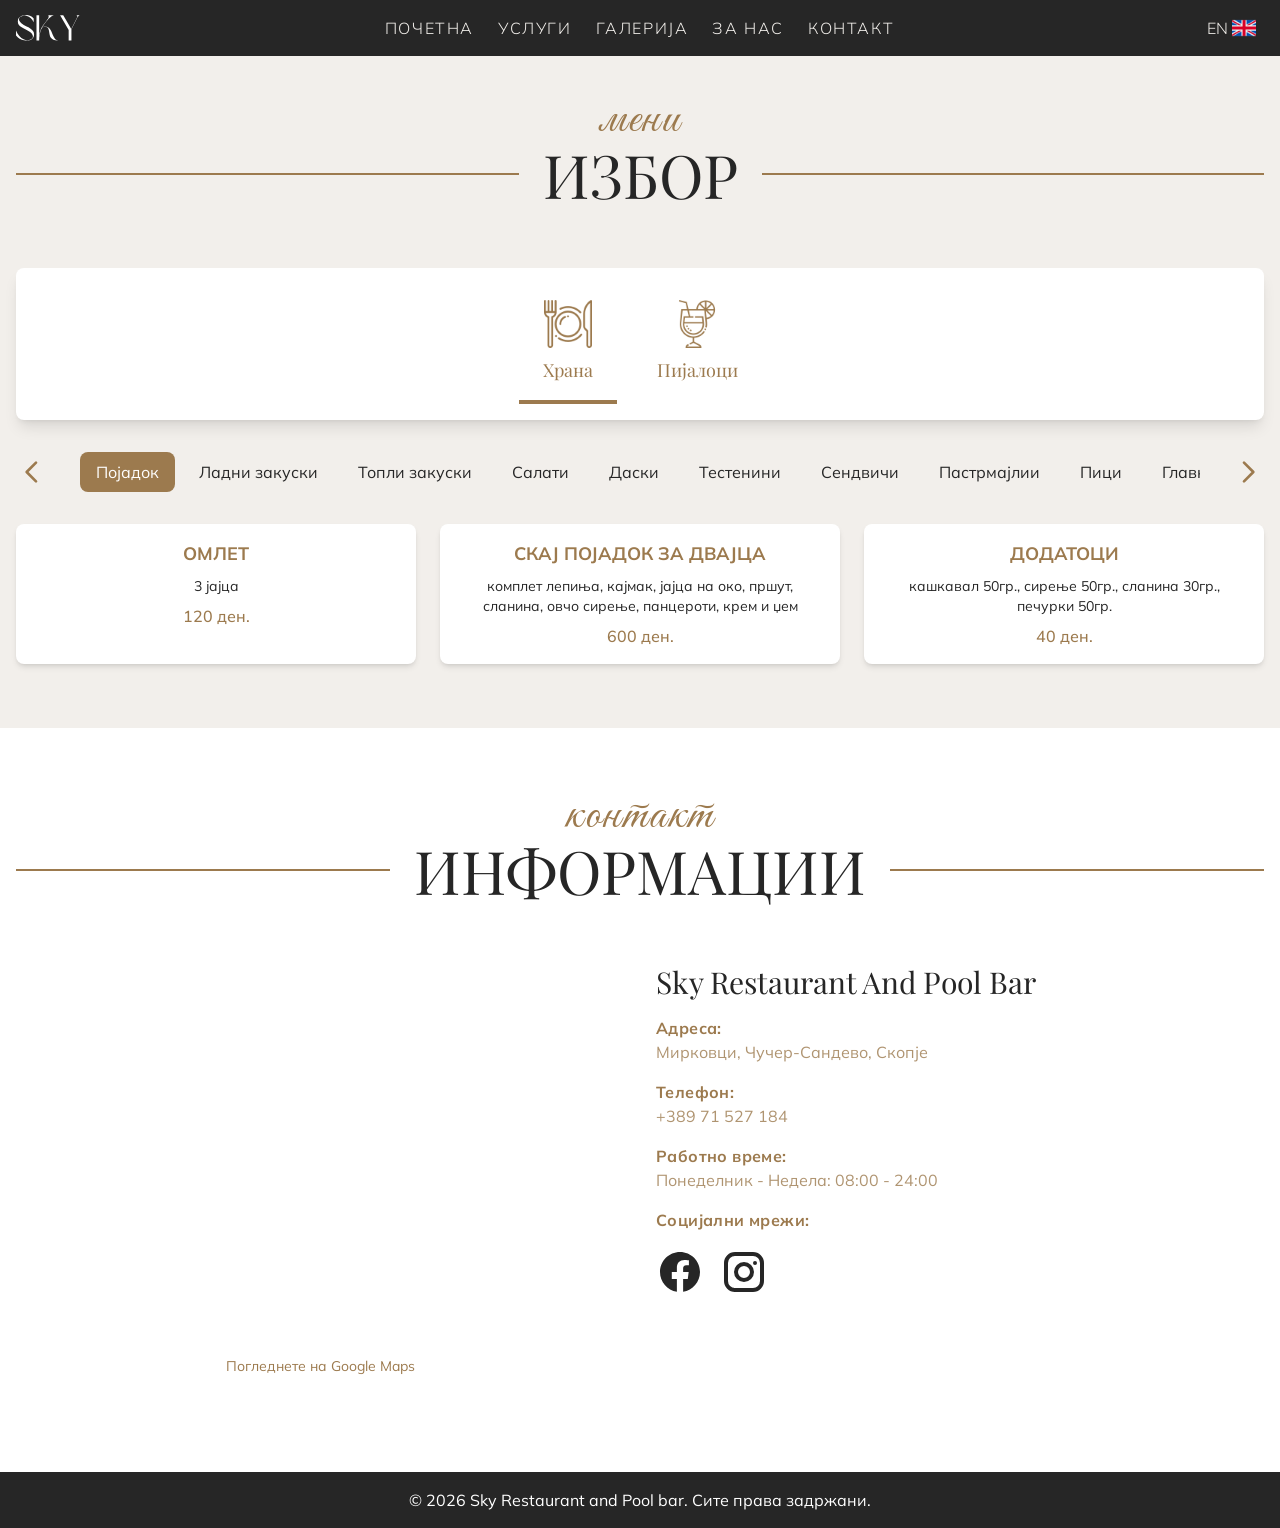
<file: menu.html>
<!DOCTYPE html>
<html lang="en">

<head>
  <meta charset="UTF-8">
  <meta name="viewport" content="width=device-width, initial-scale=1.0">
  <title data-i18n="menu.head.title">Sky Restaurant & Pool Bar | Мени</title>
  <meta name="description" content="Explore the full menu of Sky Restaurant & Pool Bar — breakfast, food, drinks and poolside specials.">
  <link rel="canonical" href="https://skyrestaurant.mk/menu.html">
  <link rel="icon" type="image/x-icon" href="img/favicon.ico">
  <meta property="og:title" content="Sky Restaurant & Pool Bar | Menu">
  <meta property="og:description" content="See the full food & drinks menu at Sky Restaurant & Pool Bar.">
  <meta property="og:type" content="website">
  <meta property="og:url" content="https://skyrestaurant.mk/menu.html">
  <meta property="og:image" content="https://skyrestaurant.mk/img/bg2.webp">
  <link rel="stylesheet" href="style.css">
</head>
<body class="bg-lightbrown flex flex-col min-h-screen">
  <nav id="navbar" class="fixed top-0 w-full z-40 text-lightbrown bg-dark">
    <div class="md:max-w-screen-xl mx-auto flex justify-between items-center px-4 h-14">
      <!-- Logo -->
      <a href="#menu" class="w-16"><img src="img/Logo.svg" alt="Logo"></a>

      <!-- Desktop Nav -->
      <ul class="hidden lg:flex items-center uppercase font-light tracking-widest gap-4 h-full">
        <li><a href="index.html#home" data-i18n="navbar.home" class="px-1 hover:underline hover:underline-offset-8">Почетна</a></li>
        <li><a href="index.html#services" data-i18n="navbar.services" class="px-1 hover:underline hover:underline-offset-8">Услуги</a></li>
        <li><a href="index.html#gallery" data-i18n="navbar.gallery" class="px-1 hover:underline hover:underline-offset-8">Галерија</a></li>
        <li><a href="index.html#about" data-i18n="navbar.about" class="px-1 hover:underline hover:underline-offset-8">За нас</a></li>
        <li><a href="#contact" data-i18n="navbar.contact" class="px-1 hover:underline hover:underline-offset-8">Контакт</a></li>
      </ul>

      <ul class="hidden lg:flex items-center uppercase font-light gap-4 h-full">
        <li>
          <button id="lang-toggle-desktop" class="flex items-center px-2 h-full hover:underline hover:underline-offset-8 transition">
            <span id="current-lang-text">MK</span>
            <img id="current-lang-flag" src="img/Macedonian.png" alt="Flag" class="w-6 h-6 ml-1 inline-block">
          </button>
        </li>
      </ul>

      <!-- Mobile Nav (Language + Hamburger) -->
      <div class="lg:hidden flex items-center">
        <button id="lang-toggle-mobile" class="mr-4 flex items-center z-50">
          <span id="current-lang-mobile">MK</span>
          <img id="current-lang-flag-mobile" src="img/Macedonian.png" alt="Flag" class="w-6 h-6 ml-1">
        </button>

        <button id="hamburger" class="h-14 z-50">
          <svg class="w-8 h-8" viewBox="0 0 24 24" fill="none" stroke="currentColor">
            <path stroke-linecap="round" stroke-linejoin="round" stroke-width="2" d="M4 6h16M4 12h16M4 18h16"/>
          </svg>
        </button>
      </div>
    </div>

    <!-- Mobile Menu -->
    <ul id="mobile-menu" class="absolute uppercase tracking-widest top-auto left-0 w-full bg-dark text-white text-center hidden transition">
      <li><a href="index.html#home" data-i18n="navbar.home" class="block px-4 py-4 border-b border-white/30 hover:bg-gray-700">Почетна</a></li>
      <li><a href="index.html#services" data-i18n="navbar.services" class="block px-4 py-4 border-b border-white/30 hover:bg-gray-700">Услуги</a></li>
      <li><a href="#contact" data-i18n="navbar.contact" class="block px-4 py-4 border-b border-white/30 hover:bg-gray-700">Контакт</a></li>
    </ul>
  </nav>

  <section id="menu" class="lg:pt-24 py-16 text-center flex-1">
    <div class="md:max-w-screen-xl w-full mx-auto px-4">
      <p data-i18n="menu.subtitle" class="subtitle text-center">мени</p>
      <div class="title-wrapper">
        <div class="title-line"></div>
        <h2 data-i18n="menu.title" class="title">
          Избор
        </h2>
        <div class="title-line"></div>
      </div>
      <div id="categoryTabs"
        class="w-full shadow-lg bg-white rounded-lg p-4 mb-8 flex justify-center items-center gap-4">
        <button data-type="food"
          class="flex flex-col items-center px-6 py-4 text-lg font-playfair border-b-4 border-white text-darkbrown  hover:border-b-4 hover:border-darkbrown/80 transition-colors active-tab">
          <img src="img/food.png" alt="Food category icon" class="w-12 h-12 mb-2">
          <span data-i18n="menu.food">Храна</span>
        </button>
        <button data-type="drinks"
          class="flex flex-col items-center px-6 py-4 text-lg font-playfair border-b-4 border-white text-darkbrown  hover:border-b-4 hover:border-darkbrown/80 transition-colors">
          <img src="img/drinks.png" alt="Drinks category icon" class="w-12 h-12 mb-2">
          <span data-i18n="menu.drinks">Пијалоци</span>
        </button>
      </div>
      <!-- Subcategory Scroll -->
      <div class="flex flex-row justify-between items-center md:gap-8 gap-2 mb-8">
        <button id="scrollLeft"
          class="left-0 top-1/2 transform text-darkbrown hover:text-darkbrown/80 transition-colors z-10">
          <svg class="w-8 h-8" fill="none" stroke="currentColor" viewBox="0 0 24 24">
            <path stroke-linecap="round" stroke-linejoin="round" stroke-width="2" d="M15 19l-7-7 7-7"></path>
          </svg>
        </button>
        <div id="subcategoryScroll" class="flex overflow-x-scroll scroll-smooth gap-2 hide-scrollbar">
          <!-- Subcategories will be dynamically inserted here -->
        </div>
        <button id="scrollRight"
          class=" right-0 top-1/2 transform  text-darkbrown hover:text-darkbrown/80 transition-colors z-10">
          <svg class="w-8 h-8" fill="none" stroke="currentColor" viewBox="0 0 24 24">
            <path stroke-linecap="round" stroke-linejoin="round" stroke-width="2" d="M9 5l7 7-7 7"></path>
          </svg>
        </button>
      </div>

      <!-- Product Grid -->
      <div id="productGrid" class="grid grid-cols-1 md:grid-cols-2 lg:grid-cols-3 gap-6">
        <!-- Products will be dynamically inserted here -->
      </div>
    </div>
  </section>

  <!-- Contact section -->
  <section id="contact" class="pt-12 md:pt-16 pb-12 md:pb-24 bg-white text-center">
    <div class="md:max-w-screen-xl w-full mx-auto px-4">
      <p data-i18n="contact.subtitle" class="subtitle">контакт</p>

      <div class="title-wrapper">
        <div class="title-line"></div>
        <h2 data-i18n="contact.title" class="title">
          Информации
        </h2>
        <div class="title-line"></div>
      </div>

      <div class="flex flex-col lg:flex-row gap-8">
        <div class="w-full lg:w-1/2">
          <iframe class="w-full h-96"
            src="https://www.google.com/maps/embed?pb=!1m14!1m8!1m3!1d9958.694418619874!2d21.40407506441319!3d42.09167209017661!3m2!1i1024!2i768!4f13.1!3m3!1m2!1s0x13546b66ef3a969d%3A0xd57ef77cc21508c4!2z0KDQtdGB0YLQvtGA0LDQvSDQodC60LDRmA!5e0!3m2!1smk!2smk!4v1741697628263!5m2!1smk!2smk"
            allowfullscreen="" loading="lazy" referrerpolicy="no-referrer-when-downgrade">
          </iframe>
          <p class="mt-2 text-darkbrown text-sm">
            <a data-i18n="contact.google-maps-link" href="https://maps.app.goo.gl/zwC889zo3sersmf69" target="_blank" class="hover:underline">
              Погледнете на Google Maps
            </a>
          </p>
        </div>

        <div class="w-full lg:w-1/2 text-left">
          <h3 class="text-3xl font-playfair text-dark mb-4">Sky Restaurant And Pool Bar</h3>
          <div class="space-y-4">
            <p>
              <span data-i18n="contact.address-title" class="info-title">Адреса:</span><br>
              <span data-i18n="contact.address-subtitle" class="opacity-80">Мирковци, Чучер-Сандево, Скопје</span>
            </p>
            <p>
              <span data-i18n="contact.phone-title" class="info-title">Телефон:</span><br>
              <a href="tel:+38971527184" class="opacity-80 hover:underline">
                +389 71 527 184
              </a>  
            </p>
            <p>
              <span data-i18n="contact.working-hours-title" class="info-title">Работно време:</span><br>
              <span data-i18n="contact.working-hours-subtitle" class="opacity-80">Понеделник - Недела: 08:00 - 24:00</span>
            </p>
            <p>
              <span data-i18n="contact.social-media-title" class="info-title">Социјални мрежи:</span><br>
            <div class="flex gap-4 mt-2">
              <a href="https://www.facebook.com/share/1B3kv8cjQ3/" target="_blank"
                class="text-dark hover:text-dark/90 transition-colors">
                <svg class="w-12 h-12" fill="currentColor" viewBox="0 0 24 24">
                  <path
                    d="M22 12c0-5.523-4.477-10-10-10S2 6.477 2 12c0 4.991 3.657 9.128 8.438 9.878V15.47H7.898v-3.47h2.54V9.845c0-2.506 1.492-3.89 3.775-3.89 1.096 0 2.24.195 2.24.195v2.46h-1.262c-1.243 0-1.63.771-1.63 1.562V12h2.773l-.443 3.47h-2.33v6.408C18.344 21.128 22 16.991 22 12z" />
                </svg>
              </a>
              <a href="https://www.instagram.com/sky.restaurant.and.pool.bar?igsh=MTQzdWI5eGFwaXE1Ng==" target="_blank"
                class="text-dark hover:text-dark/90 transition-colors">
                <svg class="w-12 h-12" fill="currentColor" viewBox="0 0 24 24">
                  <path
                    d="M7.5 2h9A5.5 5.5 0 0 1 22 7.5v9A5.5 5.5 0 0 1 16.5 22h-9A5.5 5.5 0 0 1 2 16.5v-9A5.5 5.5 0 0 1 7.5 2zm0 2A3.5 3.5 0 0 0 4 7.5v9A3.5 3.5 0 0 0 7.5 20h9A3.5 3.5 0 0 0 20 16.5v-9A3.5 3.5 0 0 0 16.5 4h-9zM12 7a5 5 0 1 1 0 10 5 5 0 0 1 0-10zm0 2a3 3 0 1 0 0 6 3 3 0 0 0 0-6zm5.5-2.5a1 1 0 1 1 0 2 1 1 0 0 1 0-2z" />
                </svg>
              </a>
            </div>
            </p>
          </div>
        </div>
      </div>
    </div>
  </section>

  <footer class="bg-dark text-white py-4 text-center text-sm md:text-base bottom-0">
    <p data-i18n="footer">© 2026 Sky Restaurant and Pool bar. Сите права задржани.</p>
  </footer>
  
  <script src="https://cdnjs.cloudflare.com/ajax/libs/jquery/3.7.1/jquery.min.js"></script>
  <script src="menu.js" defer></script>
  <script src="i18n.js"></script>
</body>

</html>
</file>
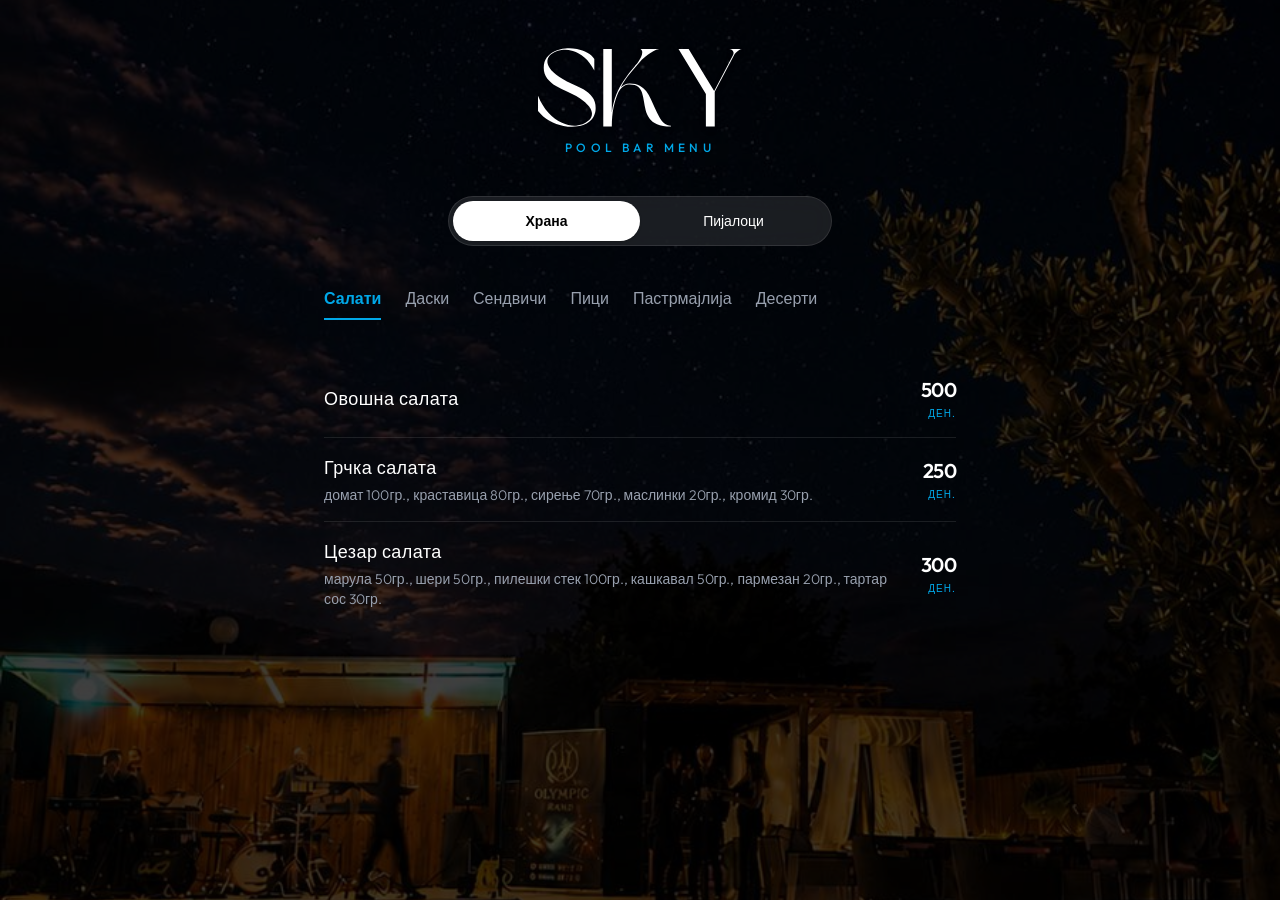
<file: pool.html>
<!DOCTYPE html>
<html lang="mk">
<head>
    <meta charset="UTF-8">
    <meta name="viewport" content="width=device-width, initial-scale=1.0">
    <title>Sky Pool Bar Menu</title>
    
    <link href="https://fonts.googleapis.com/css2?family=Outfit:wght@300;400;500;600;700&display=swap" rel="stylesheet">
    <link href="style.css" rel="stylesheet">

    <style>
        html {
            background-color: #000; /* fallback canvas color only */
        }

        body {
            font-family: 'Outfit', sans-serif;
        }

        .hide-scroll::-webkit-scrollbar {
            display: none;
        }
        .hide-scroll {
            -ms-overflow-style: none;
            scrollbar-width: none;
        }

        /* Truly fixed background: locked to smallest possible viewport size
        (svh), so it never recalculates/jumps when the mobile URL bar
        shows or hides, and is completely decoupled from page content. */
        .bg-fixed-layer {
            position: fixed;
            top: 0;
            left: 0;
            width: 100vw;
            height: 100svh;
        }
    </style>
</head>
<body class="antialiased overflow-y-scroll">

    <div class="bg-fixed-layer -z-20 bg-[url('img/pool-bg.jpg')] bg-cover bg-center bg-no-repeat"></div>
    <div class="bg-fixed-layer -z-10 bg-black/75"></div>

    <div class="relative z-10 w-full min-h-dvh flex flex-col items-center pb-12">
        
        <div class="w-full md:max-w-2xl mx-auto px-5 flex flex-col items-center">
            
            <header class="pt-12 pb-10 text-center w-full flex flex-col items-center">
                <img src="img/Logo.svg" alt="Sky Logo" class="h-16 md:h-20 w-auto mb-3 object-contain drop-shadow-md">
                <p class="text-[#00A8E8] text-xs tracking-[0.35em] uppercase font-medium">Pool Bar Menu</p>
            </header>

            <div class="flex p-1 mb-10 w-full max-w-sm bg-white/10 backdrop-blur-md rounded-full border border-white/10">
                <button id="btn-food" class="flex-1 py-2.5 rounded-full bg-white text-black font-semibold text-sm transition-all duration-300 shadow-sm">
                    Храна
                </button>
                <button id="btn-drinks" class="flex-1 py-2.5 rounded-full text-white font-medium text-sm transition-all duration-300">
                    Пијалоци
                </button>
            </div>

            <div class="w-full mb-8 relative">
                <div id="category-container" class="flex overflow-x-auto gap-6 pb-2 hide-scroll snap-x snap-mandatory scroll-smooth">
                </div>
            </div>

            <main class="w-full flex flex-col" id="product-container">
            </main>

        </div>
    </div>

    <script src="pool-menu.js"></script>
</body>
</html>
</file>
<file: style.css>
/*! tailwindcss v4.0.8 | MIT License | https://tailwindcss.com */
@import url('https://fonts.googleapis.com/css2?family=Great+Vibes&family=Mulish:wght@400;500&family=Playfair+Display:wght@400;700&subset=cyrillic,latin&display=swap');
@layer theme, base, components, utilities;
@layer theme {
  :root, :host {
    --font-sans: ui-sans-serif, system-ui, sans-serif, "Apple Color Emoji",
      "Segoe UI Emoji", "Segoe UI Symbol", "Noto Color Emoji";
    --font-mono: ui-monospace, SFMono-Regular, Menlo, Monaco, Consolas, "Liberation Mono",
      "Courier New", monospace;
    --color-red-400: oklch(0.704 0.191 22.216);
    --color-gray-200: oklch(0.928 0.006 264.531);
    --color-gray-300: oklch(0.872 0.01 258.338);
    --color-gray-400: oklch(0.707 0.022 261.325);
    --color-gray-700: oklch(0.373 0.034 259.733);
    --color-zinc-800: oklch(0.274 0.006 286.033);
    --color-black: #000;
    --color-white: #fff;
    --spacing: 0.25rem;
    --breakpoint-xl: 80rem;
    --container-sm: 24rem;
    --container-2xl: 42rem;
    --container-4xl: 56rem;
    --text-xs: 0.75rem;
    --text-xs--line-height: calc(1 / 0.75);
    --text-sm: 0.875rem;
    --text-sm--line-height: calc(1.25 / 0.875);
    --text-base: 1rem;
    --text-base--line-height: calc(1.5 / 1);
    --text-lg: 1.125rem;
    --text-lg--line-height: calc(1.75 / 1.125);
    --text-xl: 1.25rem;
    --text-xl--line-height: calc(1.75 / 1.25);
    --text-2xl: 1.5rem;
    --text-2xl--line-height: calc(2 / 1.5);
    --text-3xl: 1.875rem;
    --text-3xl--line-height: calc(2.25 / 1.875);
    --text-4xl: 2.25rem;
    --text-4xl--line-height: calc(2.5 / 2.25);
    --text-5xl: 3rem;
    --text-5xl--line-height: 1;
    --text-6xl: 3.75rem;
    --text-6xl--line-height: 1;
    --text-7xl: 4.5rem;
    --text-7xl--line-height: 1;
    --font-weight-light: 300;
    --font-weight-medium: 500;
    --font-weight-semibold: 600;
    --font-weight-bold: 700;
    --tracking-tight: -0.025em;
    --tracking-wide: 0.025em;
    --tracking-wider: 0.05em;
    --tracking-widest: 0.1em;
    --leading-snug: 1.375;
    --leading-relaxed: 1.625;
    --radius-lg: 0.5rem;
    --drop-shadow-md: 0 3px 3px rgb(0 0 0 / 0.12);
    --ease-in-out: cubic-bezier(0.4, 0, 0.2, 1);
    --blur-md: 12px;
    --default-transition-duration: 150ms;
    --default-transition-timing-function: cubic-bezier(0.4, 0, 0.2, 1);
    --default-font-family: var(--font-sans);
    --default-font-feature-settings: var(--font-sans--font-feature-settings);
    --default-font-variation-settings: var(
      --font-sans--font-variation-settings
    );
    --default-mono-font-family: var(--font-mono);
    --default-mono-font-feature-settings: var(
      --font-mono--font-feature-settings
    );
    --default-mono-font-variation-settings: var(
      --font-mono--font-variation-settings
    );
    --font-playfair: "Playfair Display", serif;
    --font-mulish: "Mulish", sans-serif;
    --font-greatvibes: "Great Vibes", cursive;
    --color-lightbrown: #F2EFEB;
    --color-darkbrown: #9c7a4e;
    --color-dark: #262626;
  }
}
@layer base {
  *, ::after, ::before, ::backdrop, ::file-selector-button {
    box-sizing: border-box;
    margin: 0;
    padding: 0;
    border: 0 solid;
  }
  html, :host {
    line-height: 1.5;
    -webkit-text-size-adjust: 100%;
    tab-size: 4;
    font-family: var( --default-font-family, ui-sans-serif, system-ui, sans-serif, "Apple Color Emoji", "Segoe UI Emoji", "Segoe UI Symbol", "Noto Color Emoji" );
    font-feature-settings: var(--default-font-feature-settings, normal);
    font-variation-settings: var( --default-font-variation-settings, normal );
    -webkit-tap-highlight-color: transparent;
  }
  body {
    line-height: inherit;
  }
  hr {
    height: 0;
    color: inherit;
    border-top-width: 1px;
  }
  abbr:where([title]) {
    -webkit-text-decoration: underline dotted;
    text-decoration: underline dotted;
  }
  h1, h2, h3, h4, h5, h6 {
    font-size: inherit;
    font-weight: inherit;
  }
  a {
    color: inherit;
    -webkit-text-decoration: inherit;
    text-decoration: inherit;
  }
  b, strong {
    font-weight: bolder;
  }
  code, kbd, samp, pre {
    font-family: var( --default-mono-font-family, ui-monospace, SFMono-Regular, Menlo, Monaco, Consolas, "Liberation Mono", "Courier New", monospace );
    font-feature-settings: var( --default-mono-font-feature-settings, normal );
    font-variation-settings: var( --default-mono-font-variation-settings, normal );
    font-size: 1em;
  }
  small {
    font-size: 80%;
  }
  sub, sup {
    font-size: 75%;
    line-height: 0;
    position: relative;
    vertical-align: baseline;
  }
  sub {
    bottom: -0.25em;
  }
  sup {
    top: -0.5em;
  }
  table {
    text-indent: 0;
    border-color: inherit;
    border-collapse: collapse;
  }
  :-moz-focusring {
    outline: auto;
  }
  progress {
    vertical-align: baseline;
  }
  summary {
    display: list-item;
  }
  ol, ul, menu {
    list-style: none;
  }
  img, svg, video, canvas, audio, iframe, embed, object {
    display: block;
    vertical-align: middle;
  }
  img, video {
    max-width: 100%;
    height: auto;
  }
  button, input, select, optgroup, textarea, ::file-selector-button {
    font: inherit;
    font-feature-settings: inherit;
    font-variation-settings: inherit;
    letter-spacing: inherit;
    color: inherit;
    border-radius: 0;
    background-color: transparent;
    opacity: 1;
  }
  :where(select:is([multiple], [size])) optgroup {
    font-weight: bolder;
  }
  :where(select:is([multiple], [size])) optgroup option {
    padding-inline-start: 20px;
  }
  ::file-selector-button {
    margin-inline-end: 4px;
  }
  ::placeholder {
    opacity: 1;
    color: color-mix(in oklab, currentColor 50%, transparent);
  }
  textarea {
    resize: vertical;
  }
  ::-webkit-search-decoration {
    -webkit-appearance: none;
  }
  ::-webkit-date-and-time-value {
    min-height: 1lh;
    text-align: inherit;
  }
  ::-webkit-datetime-edit {
    display: inline-flex;
  }
  ::-webkit-datetime-edit-fields-wrapper {
    padding: 0;
  }
  ::-webkit-datetime-edit, ::-webkit-datetime-edit-year-field, ::-webkit-datetime-edit-month-field, ::-webkit-datetime-edit-day-field, ::-webkit-datetime-edit-hour-field, ::-webkit-datetime-edit-minute-field, ::-webkit-datetime-edit-second-field, ::-webkit-datetime-edit-millisecond-field, ::-webkit-datetime-edit-meridiem-field {
    padding-block: 0;
  }
  :-moz-ui-invalid {
    box-shadow: none;
  }
  button, input:where([type="button"], [type="reset"], [type="submit"]), ::file-selector-button {
    appearance: button;
  }
  ::-webkit-inner-spin-button, ::-webkit-outer-spin-button {
    height: auto;
  }
  [hidden]:where(:not([hidden="until-found"])) {
    display: none !important;
  }
}
@layer utilities {
  .collapse {
    visibility: collapse;
  }
  .absolute {
    position: absolute;
  }
  .fixed {
    position: fixed;
  }
  .relative {
    position: relative;
  }
  .inset-0 {
    inset: calc(var(--spacing) * 0);
  }
  .top-0 {
    top: calc(var(--spacing) * 0);
  }
  .top-1 {
    top: calc(var(--spacing) * 1);
  }
  .top-1\/2 {
    top: calc(1/2 * 100%);
  }
  .top-2 {
    top: calc(var(--spacing) * 2);
  }
  .top-auto {
    top: auto;
  }
  .right-0 {
    right: calc(var(--spacing) * 0);
  }
  .right-2 {
    right: calc(var(--spacing) * 2);
  }
  .right-4 {
    right: calc(var(--spacing) * 4);
  }
  .bottom-0 {
    bottom: calc(var(--spacing) * 0);
  }
  .left-0 {
    left: calc(var(--spacing) * 0);
  }
  .left-4 {
    left: calc(var(--spacing) * 4);
  }
  .-z-10 {
    z-index: calc(10 * -1);
  }
  .-z-20 {
    z-index: calc(20 * -1);
  }
  .z-10 {
    z-index: 10;
  }
  .z-40 {
    z-index: 40;
  }
  .z-50 {
    z-index: 50;
  }
  .col-span-1 {
    grid-column: span 1 / span 1;
  }
  .m-4 {
    margin: calc(var(--spacing) * 4);
  }
  .mx-auto {
    margin-inline: auto;
  }
  .mt-0 {
    margin-top: calc(var(--spacing) * 0);
  }
  .mt-0\.5 {
    margin-top: calc(var(--spacing) * 0.5);
  }
  .mt-1 {
    margin-top: calc(var(--spacing) * 1);
  }
  .mt-2 {
    margin-top: calc(var(--spacing) * 2);
  }
  .mt-4 {
    margin-top: calc(var(--spacing) * 4);
  }
  .mt-10 {
    margin-top: calc(var(--spacing) * 10);
  }
  .mt-12 {
    margin-top: calc(var(--spacing) * 12);
  }
  .mr-4 {
    margin-right: calc(var(--spacing) * 4);
  }
  .mb-2 {
    margin-bottom: calc(var(--spacing) * 2);
  }
  .mb-3 {
    margin-bottom: calc(var(--spacing) * 3);
  }
  .mb-4 {
    margin-bottom: calc(var(--spacing) * 4);
  }
  .mb-8 {
    margin-bottom: calc(var(--spacing) * 8);
  }
  .mb-10 {
    margin-bottom: calc(var(--spacing) * 10);
  }
  .ml-1 {
    margin-left: calc(var(--spacing) * 1);
  }
  .block {
    display: block;
  }
  .flex {
    display: flex;
  }
  .grid {
    display: grid;
  }
  .hidden {
    display: none;
  }
  .inline {
    display: inline;
  }
  .inline-block {
    display: inline-block;
  }
  .inline-flex {
    display: inline-flex;
  }
  .list-item {
    display: list-item;
  }
  .table {
    display: table;
  }
  .h-6 {
    height: calc(var(--spacing) * 6);
  }
  .h-8 {
    height: calc(var(--spacing) * 8);
  }
  .h-12 {
    height: calc(var(--spacing) * 12);
  }
  .h-14 {
    height: calc(var(--spacing) * 14);
  }
  .h-16 {
    height: calc(var(--spacing) * 16);
  }
  .h-96 {
    height: calc(var(--spacing) * 96);
  }
  .h-auto {
    height: auto;
  }
  .h-full {
    height: 100%;
  }
  .h-screen {
    height: 100vh;
  }
  .max-h-\[80vh\] {
    max-height: 80vh;
  }
  .min-h-dvh {
    min-height: 100dvh;
  }
  .min-h-screen {
    min-height: 100vh;
  }
  .min-h-svh {
    min-height: 100svh;
  }
  .w-6 {
    width: calc(var(--spacing) * 6);
  }
  .w-8 {
    width: calc(var(--spacing) * 8);
  }
  .w-12 {
    width: calc(var(--spacing) * 12);
  }
  .w-16 {
    width: calc(var(--spacing) * 16);
  }
  .w-auto {
    width: auto;
  }
  .w-full {
    width: 100%;
  }
  .max-w-4xl {
    max-width: var(--container-4xl);
  }
  .max-w-full {
    max-width: 100%;
  }
  .max-w-sm {
    max-width: var(--container-sm);
  }
  .flex-1 {
    flex: 1;
  }
  .flex-shrink {
    flex-shrink: 1;
  }
  .flex-shrink-0 {
    flex-shrink: 0;
  }
  .flex-grow {
    flex-grow: 1;
  }
  .grow {
    flex-grow: 1;
  }
  .border-collapse {
    border-collapse: collapse;
  }
  .-translate-y-1 {
    --tw-translate-y: calc(var(--spacing) * -1);
    translate: var(--tw-translate-x) var(--tw-translate-y);
  }
  .-translate-y-1\/2 {
    --tw-translate-y: calc(calc(1/2 * 100%) * -1);
    translate: var(--tw-translate-x) var(--tw-translate-y);
  }
  .transform {
    transform: var(--tw-rotate-x) var(--tw-rotate-y) var(--tw-rotate-z) var(--tw-skew-x) var(--tw-skew-y);
  }
  .resize {
    resize: both;
  }
  .snap-x {
    scroll-snap-type: x var(--tw-scroll-snap-strictness);
  }
  .snap-mandatory {
    --tw-scroll-snap-strictness: mandatory;
  }
  .snap-center {
    scroll-snap-align: center;
  }
  .grid-cols-1 {
    grid-template-columns: repeat(1, minmax(0, 1fr));
  }
  .grid-cols-2 {
    grid-template-columns: repeat(2, minmax(0, 1fr));
  }
  .flex-col {
    flex-direction: column;
  }
  .flex-row {
    flex-direction: row;
  }
  .items-center {
    align-items: center;
  }
  .justify-between {
    justify-content: space-between;
  }
  .justify-center {
    justify-content: center;
  }
  .gap-2 {
    gap: calc(var(--spacing) * 2);
  }
  .gap-4 {
    gap: calc(var(--spacing) * 4);
  }
  .gap-6 {
    gap: calc(var(--spacing) * 6);
  }
  .gap-8 {
    gap: calc(var(--spacing) * 8);
  }
  .space-y-4 {
    :where(& > :not(:last-child)) {
      --tw-space-y-reverse: 0;
      margin-block-start: calc(calc(var(--spacing) * 4) * var(--tw-space-y-reverse));
      margin-block-end: calc(calc(var(--spacing) * 4) * calc(1 - var(--tw-space-y-reverse)));
    }
  }
  .gap-y-8 {
    row-gap: calc(var(--spacing) * 8);
  }
  .overflow-hidden {
    overflow: hidden;
  }
  .overflow-x-auto {
    overflow-x: auto;
  }
  .overflow-x-scroll {
    overflow-x: scroll;
  }
  .overflow-y-scroll {
    overflow-y: scroll;
  }
  .scroll-smooth {
    scroll-behavior: smooth;
  }
  .rounded-full {
    border-radius: calc(infinity * 1px);
  }
  .rounded-lg {
    border-radius: var(--radius-lg);
  }
  .border {
    border-style: var(--tw-border-style);
    border-width: 1px;
  }
  .border-b {
    border-bottom-style: var(--tw-border-style);
    border-bottom-width: 1px;
  }
  .border-b-2 {
    border-bottom-style: var(--tw-border-style);
    border-bottom-width: 2px;
  }
  .border-b-4 {
    border-bottom-style: var(--tw-border-style);
    border-bottom-width: 4px;
  }
  .border-\[\#00A8E8\] {
    border-color: #00A8E8;
  }
  .border-transparent {
    border-color: transparent;
  }
  .border-white {
    border-color: var(--color-white);
  }
  .border-white\/10 {
    border-color: color-mix(in oklab, var(--color-white) 10%, transparent);
  }
  .border-white\/30 {
    border-color: color-mix(in oklab, var(--color-white) 30%, transparent);
  }
  .bg-black {
    background-color: var(--color-black);
  }
  .bg-black\/70 {
    background-color: color-mix(in oklab, var(--color-black) 70%, transparent);
  }
  .bg-black\/75 {
    background-color: color-mix(in oklab, var(--color-black) 75%, transparent);
  }
  .bg-dark {
    background-color: var(--color-dark);
  }
  .bg-darkbrown {
    background-color: var(--color-darkbrown);
  }
  .bg-lightbrown {
    background-color: var(--color-lightbrown);
  }
  .bg-white {
    background-color: var(--color-white);
  }
  .bg-white\/10 {
    background-color: color-mix(in oklab, var(--color-white) 10%, transparent);
  }
  .bg-\[url\(\'img\/pool-bg\.jpg\'\)\] {
    background-image: url('img/pool-bg.jpg');
  }
  .bg-cover {
    background-size: cover;
  }
  .bg-fixed {
    background-attachment: fixed;
  }
  .bg-center {
    background-position: center;
  }
  .bg-no-repeat {
    background-repeat: no-repeat;
  }
  .object-contain {
    object-fit: contain;
  }
  .p-1 {
    padding: calc(var(--spacing) * 1);
  }
  .p-2 {
    padding: calc(var(--spacing) * 2);
  }
  .p-4 {
    padding: calc(var(--spacing) * 4);
  }
  .p-6 {
    padding: calc(var(--spacing) * 6);
  }
  .px-1 {
    padding-inline: calc(var(--spacing) * 1);
  }
  .px-2 {
    padding-inline: calc(var(--spacing) * 2);
  }
  .px-4 {
    padding-inline: calc(var(--spacing) * 4);
  }
  .px-5 {
    padding-inline: calc(var(--spacing) * 5);
  }
  .px-6 {
    padding-inline: calc(var(--spacing) * 6);
  }
  .py-2 {
    padding-block: calc(var(--spacing) * 2);
  }
  .py-2\.5 {
    padding-block: calc(var(--spacing) * 2.5);
  }
  .py-3 {
    padding-block: calc(var(--spacing) * 3);
  }
  .py-4 {
    padding-block: calc(var(--spacing) * 4);
  }
  .py-12 {
    padding-block: calc(var(--spacing) * 12);
  }
  .py-16 {
    padding-block: calc(var(--spacing) * 16);
  }
  .pt-2 {
    padding-top: calc(var(--spacing) * 2);
  }
  .pt-12 {
    padding-top: calc(var(--spacing) * 12);
  }
  .pr-4 {
    padding-right: calc(var(--spacing) * 4);
  }
  .pb-2 {
    padding-bottom: calc(var(--spacing) * 2);
  }
  .pb-10 {
    padding-bottom: calc(var(--spacing) * 10);
  }
  .pb-12 {
    padding-bottom: calc(var(--spacing) * 12);
  }
  .text-center {
    text-align: center;
  }
  .text-left {
    text-align: left;
  }
  .text-right {
    text-align: right;
  }
  .font-greatvibes {
    font-family: var(--font-greatvibes);
  }
  .font-mulish {
    font-family: var(--font-mulish);
  }
  .font-playfair {
    font-family: var(--font-playfair);
  }
  .text-3xl {
    font-size: var(--text-3xl);
    line-height: var(--tw-leading, var(--text-3xl--line-height));
  }
  .text-5xl {
    font-size: var(--text-5xl);
    line-height: var(--tw-leading, var(--text-5xl--line-height));
  }
  .text-base {
    font-size: var(--text-base);
    line-height: var(--tw-leading, var(--text-base--line-height));
  }
  .text-lg {
    font-size: var(--text-lg);
    line-height: var(--tw-leading, var(--text-lg--line-height));
  }
  .text-sm {
    font-size: var(--text-sm);
    line-height: var(--tw-leading, var(--text-sm--line-height));
  }
  .text-xl {
    font-size: var(--text-xl);
    line-height: var(--tw-leading, var(--text-xl--line-height));
  }
  .text-xs {
    font-size: var(--text-xs);
    line-height: var(--tw-leading, var(--text-xs--line-height));
  }
  .text-\[10px\] {
    font-size: 10px;
  }
  .leading-relaxed {
    --tw-leading: var(--leading-relaxed);
    line-height: var(--leading-relaxed);
  }
  .leading-snug {
    --tw-leading: var(--leading-snug);
    line-height: var(--leading-snug);
  }
  .font-bold {
    --tw-font-weight: var(--font-weight-bold);
    font-weight: var(--font-weight-bold);
  }
  .font-light {
    --tw-font-weight: var(--font-weight-light);
    font-weight: var(--font-weight-light);
  }
  .font-medium {
    --tw-font-weight: var(--font-weight-medium);
    font-weight: var(--font-weight-medium);
  }
  .font-semibold {
    --tw-font-weight: var(--font-weight-semibold);
    font-weight: var(--font-weight-semibold);
  }
  .tracking-\[0\.35em\] {
    --tw-tracking: 0.35em;
    letter-spacing: 0.35em;
  }
  .tracking-tight {
    --tw-tracking: var(--tracking-tight);
    letter-spacing: var(--tracking-tight);
  }
  .tracking-wide {
    --tw-tracking: var(--tracking-wide);
    letter-spacing: var(--tracking-wide);
  }
  .tracking-wider {
    --tw-tracking: var(--tracking-wider);
    letter-spacing: var(--tracking-wider);
  }
  .tracking-widest {
    --tw-tracking: var(--tracking-widest);
    letter-spacing: var(--tracking-widest);
  }
  .whitespace-nowrap {
    white-space: nowrap;
  }
  .text-\[\#00A8E8\] {
    color: #00A8E8;
  }
  .text-\[\#D2B48C\] {
    color: #D2B48C;
  }
  .text-black {
    color: var(--color-black);
  }
  .text-dark {
    color: var(--color-dark);
  }
  .text-darkbrown {
    color: var(--color-darkbrown);
  }
  .text-gray-400 {
    color: var(--color-gray-400);
  }
  .text-lightbrown {
    color: var(--color-lightbrown);
  }
  .text-red-400 {
    color: var(--color-red-400);
  }
  .text-white {
    color: var(--color-white);
  }
  .uppercase {
    text-transform: uppercase;
  }
  .italic {
    font-style: italic;
  }
  .underline {
    text-decoration-line: underline;
  }
  .antialiased {
    -webkit-font-smoothing: antialiased;
    -moz-osx-font-smoothing: grayscale;
  }
  .opacity-0 {
    opacity: 0%;
  }
  .opacity-60 {
    opacity: 60%;
  }
  .opacity-80 {
    opacity: 80%;
  }
  .opacity-100 {
    opacity: 100%;
  }
  .shadow-lg {
    --tw-shadow: 0 10px 15px -3px var(--tw-shadow-color, rgb(0 0 0 / 0.1)), 0 4px 6px -4px var(--tw-shadow-color, rgb(0 0 0 / 0.1));
    box-shadow: var(--tw-inset-shadow), var(--tw-inset-ring-shadow), var(--tw-ring-offset-shadow), var(--tw-ring-shadow), var(--tw-shadow);
  }
  .shadow-md {
    --tw-shadow: 0 4px 6px -1px var(--tw-shadow-color, rgb(0 0 0 / 0.1)), 0 2px 4px -2px var(--tw-shadow-color, rgb(0 0 0 / 0.1));
    box-shadow: var(--tw-inset-shadow), var(--tw-inset-ring-shadow), var(--tw-ring-offset-shadow), var(--tw-ring-shadow), var(--tw-shadow);
  }
  .shadow-sm {
    --tw-shadow: 0 1px 3px 0 var(--tw-shadow-color, rgb(0 0 0 / 0.1)), 0 1px 2px -1px var(--tw-shadow-color, rgb(0 0 0 / 0.1));
    box-shadow: var(--tw-inset-shadow), var(--tw-inset-ring-shadow), var(--tw-ring-offset-shadow), var(--tw-ring-shadow), var(--tw-shadow);
  }
  .outline {
    outline-style: var(--tw-outline-style);
    outline-width: 1px;
  }
  .blur {
    --tw-blur: blur(8px);
    filter: var(--tw-blur,) var(--tw-brightness,) var(--tw-contrast,) var(--tw-grayscale,) var(--tw-hue-rotate,) var(--tw-invert,) var(--tw-saturate,) var(--tw-sepia,) var(--tw-drop-shadow,);
  }
  .drop-shadow {
    --tw-drop-shadow: drop-shadow(0 1px 2px rgb(0 0 0 / 0.1)) drop-shadow( 0 1px 1px rgb(0 0 0 / 0.06));
    filter: var(--tw-blur,) var(--tw-brightness,) var(--tw-contrast,) var(--tw-grayscale,) var(--tw-hue-rotate,) var(--tw-invert,) var(--tw-saturate,) var(--tw-sepia,) var(--tw-drop-shadow,);
  }
  .drop-shadow-md {
    --tw-drop-shadow: drop-shadow(var(--drop-shadow-md));
    filter: var(--tw-blur,) var(--tw-brightness,) var(--tw-contrast,) var(--tw-grayscale,) var(--tw-hue-rotate,) var(--tw-invert,) var(--tw-saturate,) var(--tw-sepia,) var(--tw-drop-shadow,);
  }
  .grayscale {
    --tw-grayscale: grayscale(100%);
    filter: var(--tw-blur,) var(--tw-brightness,) var(--tw-contrast,) var(--tw-grayscale,) var(--tw-hue-rotate,) var(--tw-invert,) var(--tw-saturate,) var(--tw-sepia,) var(--tw-drop-shadow,);
  }
  .filter {
    filter: var(--tw-blur,) var(--tw-brightness,) var(--tw-contrast,) var(--tw-grayscale,) var(--tw-hue-rotate,) var(--tw-invert,) var(--tw-saturate,) var(--tw-sepia,) var(--tw-drop-shadow,);
  }
  .backdrop-blur-md {
    --tw-backdrop-blur: blur(var(--blur-md));
    -webkit-backdrop-filter: var(--tw-backdrop-blur,) var(--tw-backdrop-brightness,) var(--tw-backdrop-contrast,) var(--tw-backdrop-grayscale,) var(--tw-backdrop-hue-rotate,) var(--tw-backdrop-invert,) var(--tw-backdrop-opacity,) var(--tw-backdrop-saturate,) var(--tw-backdrop-sepia,);
    backdrop-filter: var(--tw-backdrop-blur,) var(--tw-backdrop-brightness,) var(--tw-backdrop-contrast,) var(--tw-backdrop-grayscale,) var(--tw-backdrop-hue-rotate,) var(--tw-backdrop-invert,) var(--tw-backdrop-opacity,) var(--tw-backdrop-saturate,) var(--tw-backdrop-sepia,);
  }
  .backdrop-filter {
    -webkit-backdrop-filter: var(--tw-backdrop-blur,) var(--tw-backdrop-brightness,) var(--tw-backdrop-contrast,) var(--tw-backdrop-grayscale,) var(--tw-backdrop-hue-rotate,) var(--tw-backdrop-invert,) var(--tw-backdrop-opacity,) var(--tw-backdrop-saturate,) var(--tw-backdrop-sepia,);
    backdrop-filter: var(--tw-backdrop-blur,) var(--tw-backdrop-brightness,) var(--tw-backdrop-contrast,) var(--tw-backdrop-grayscale,) var(--tw-backdrop-hue-rotate,) var(--tw-backdrop-invert,) var(--tw-backdrop-opacity,) var(--tw-backdrop-saturate,) var(--tw-backdrop-sepia,);
  }
  .transition {
    transition-property: color, background-color, border-color, outline-color, text-decoration-color, fill, stroke, --tw-gradient-from, --tw-gradient-via, --tw-gradient-to, opacity, box-shadow, transform, translate, scale, rotate, filter, -webkit-backdrop-filter, backdrop-filter;
    transition-timing-function: var(--tw-ease, var(--default-transition-timing-function));
    transition-duration: var(--tw-duration, var(--default-transition-duration));
  }
  .transition-all {
    transition-property: all;
    transition-timing-function: var(--tw-ease, var(--default-transition-timing-function));
    transition-duration: var(--tw-duration, var(--default-transition-duration));
  }
  .transition-colors {
    transition-property: color, background-color, border-color, outline-color, text-decoration-color, fill, stroke, --tw-gradient-from, --tw-gradient-via, --tw-gradient-to;
    transition-timing-function: var(--tw-ease, var(--default-transition-timing-function));
    transition-duration: var(--tw-duration, var(--default-transition-duration));
  }
  .transition-opacity {
    transition-property: opacity;
    transition-timing-function: var(--tw-ease, var(--default-transition-timing-function));
    transition-duration: var(--tw-duration, var(--default-transition-duration));
  }
  .duration-300 {
    --tw-duration: 300ms;
    transition-duration: 300ms;
  }
  .duration-1000 {
    --tw-duration: 1000ms;
    transition-duration: 1000ms;
  }
  .last\:border-0 {
    &:last-child {
      border-style: var(--tw-border-style);
      border-width: 0px;
    }
  }
  .hover\:scale-105 {
    &:hover {
      @media (hover: hover) {
        --tw-scale-x: 105%;
        --tw-scale-y: 105%;
        --tw-scale-z: 105%;
        scale: var(--tw-scale-x) var(--tw-scale-y);
      }
    }
  }
  .hover\:border-b-4 {
    &:hover {
      @media (hover: hover) {
        border-bottom-style: var(--tw-border-style);
        border-bottom-width: 4px;
      }
    }
  }
  .hover\:border-darkbrown\/80 {
    &:hover {
      @media (hover: hover) {
        border-color: color-mix(in oklab, var(--color-darkbrown) 80%, transparent);
      }
    }
  }
  .hover\:bg-darkbrown {
    &:hover {
      @media (hover: hover) {
        background-color: var(--color-darkbrown);
      }
    }
  }
  .hover\:bg-darkbrown\/70 {
    &:hover {
      @media (hover: hover) {
        background-color: color-mix(in oklab, var(--color-darkbrown) 70%, transparent);
      }
    }
  }
  .hover\:bg-gray-200 {
    &:hover {
      @media (hover: hover) {
        background-color: var(--color-gray-200);
      }
    }
  }
  .hover\:bg-gray-700 {
    &:hover {
      @media (hover: hover) {
        background-color: var(--color-gray-700);
      }
    }
  }
  .hover\:bg-white\/5 {
    &:hover {
      @media (hover: hover) {
        background-color: color-mix(in oklab, var(--color-white) 5%, transparent);
      }
    }
  }
  .hover\:text-dark\/90 {
    &:hover {
      @media (hover: hover) {
        color: color-mix(in oklab, var(--color-dark) 90%, transparent);
      }
    }
  }
  .hover\:text-darkbrown\/80 {
    &:hover {
      @media (hover: hover) {
        color: color-mix(in oklab, var(--color-darkbrown) 80%, transparent);
      }
    }
  }
  .hover\:text-white {
    &:hover {
      @media (hover: hover) {
        color: var(--color-white);
      }
    }
  }
  .hover\:underline {
    &:hover {
      @media (hover: hover) {
        text-decoration-line: underline;
      }
    }
  }
  .hover\:underline-offset-8 {
    &:hover {
      @media (hover: hover) {
        text-underline-offset: 8px;
      }
    }
  }
  .hover\:opacity-80 {
    &:hover {
      @media (hover: hover) {
        opacity: 80%;
      }
    }
  }
  .sm\:grid-cols-2 {
    @media (width >= 40rem) {
      grid-template-columns: repeat(2, minmax(0, 1fr));
    }
  }
  .sm\:grid-cols-3 {
    @media (width >= 40rem) {
      grid-template-columns: repeat(3, minmax(0, 1fr));
    }
  }
  .sm\:text-6xl {
    @media (width >= 40rem) {
      font-size: var(--text-6xl);
      line-height: var(--tw-leading, var(--text-6xl--line-height));
    }
  }
  .md\:col-span-2 {
    @media (width >= 48rem) {
      grid-column: span 2 / span 2;
    }
  }
  .md\:col-span-4 {
    @media (width >= 48rem) {
      grid-column: span 4 / span 4;
    }
  }
  .md\:mt-0 {
    @media (width >= 48rem) {
      margin-top: calc(var(--spacing) * 0);
    }
  }
  .md\:block {
    @media (width >= 48rem) {
      display: block;
    }
  }
  .md\:flex {
    @media (width >= 48rem) {
      display: flex;
    }
  }
  .md\:hidden {
    @media (width >= 48rem) {
      display: none;
    }
  }
  .md\:h-20 {
    @media (width >= 48rem) {
      height: calc(var(--spacing) * 20);
    }
  }
  .md\:max-h-\[50vh\] {
    @media (width >= 48rem) {
      max-height: 50vh;
    }
  }
  .md\:max-w-2xl {
    @media (width >= 48rem) {
      max-width: var(--container-2xl);
    }
  }
  .md\:max-w-screen-xl {
    @media (width >= 48rem) {
      max-width: var(--breakpoint-xl);
    }
  }
  .md\:grid-cols-2 {
    @media (width >= 48rem) {
      grid-template-columns: repeat(2, minmax(0, 1fr));
    }
  }
  .md\:grid-cols-4 {
    @media (width >= 48rem) {
      grid-template-columns: repeat(4, minmax(0, 1fr));
    }
  }
  .md\:grid-cols-6 {
    @media (width >= 48rem) {
      grid-template-columns: repeat(6, minmax(0, 1fr));
    }
  }
  .md\:items-baseline {
    @media (width >= 48rem) {
      align-items: baseline;
    }
  }
  .md\:gap-8 {
    @media (width >= 48rem) {
      gap: calc(var(--spacing) * 8);
    }
  }
  .md\:gap-x-12 {
    @media (width >= 48rem) {
      column-gap: calc(var(--spacing) * 12);
    }
  }
  .md\:py-16 {
    @media (width >= 48rem) {
      padding-block: calc(var(--spacing) * 16);
    }
  }
  .md\:pt-16 {
    @media (width >= 48rem) {
      padding-top: calc(var(--spacing) * 16);
    }
  }
  .md\:pb-24 {
    @media (width >= 48rem) {
      padding-bottom: calc(var(--spacing) * 24);
    }
  }
  .md\:text-left {
    @media (width >= 48rem) {
      text-align: left;
    }
  }
  .md\:text-5xl {
    @media (width >= 48rem) {
      font-size: var(--text-5xl);
      line-height: var(--tw-leading, var(--text-5xl--line-height));
    }
  }
  .md\:text-7xl {
    @media (width >= 48rem) {
      font-size: var(--text-7xl);
      line-height: var(--tw-leading, var(--text-7xl--line-height));
    }
  }
  .md\:text-base {
    @media (width >= 48rem) {
      font-size: var(--text-base);
      line-height: var(--tw-leading, var(--text-base--line-height));
    }
  }
  .md\:text-xl {
    @media (width >= 48rem) {
      font-size: var(--text-xl);
      line-height: var(--tw-leading, var(--text-xl--line-height));
    }
  }
  .lg\:flex {
    @media (width >= 64rem) {
      display: flex;
    }
  }
  .lg\:hidden {
    @media (width >= 64rem) {
      display: none;
    }
  }
  .lg\:w-1\/2 {
    @media (width >= 64rem) {
      width: calc(1/2 * 100%);
    }
  }
  .lg\:grid-cols-3 {
    @media (width >= 64rem) {
      grid-template-columns: repeat(3, minmax(0, 1fr));
    }
  }
  .lg\:flex-row {
    @media (width >= 64rem) {
      flex-direction: row;
    }
  }
  .lg\:pt-24 {
    @media (width >= 64rem) {
      padding-top: calc(var(--spacing) * 24);
    }
  }
}
@layer base {
  body {
    font-family: var(--font-mulish);
  }
  main {
    flex: 1;
  }
  html {
    scroll-behavior: smooth;
    background-color: var(--color-lightbrown);
    color: var(--color-darkbrown);
    &:where(.dark, .dark *) {
      background-color: var(--color-dark);
    }
    &:where(.dark, .dark *) {
      color: var(--color-lightbrown);
    }
  }
  ::selection {
    background-color: transparent;
    color: currentColor;
  }
  ::-moz-selection {
    background-color: transparent;
    color: currentColor;
  }
}
@layer components {
  .title {
    padding-inline: calc(var(--spacing) * 6);
    font-family: var(--font-playfair);
    font-size: var(--text-4xl);
    line-height: var(--tw-leading, var(--text-4xl--line-height));
    --tw-font-weight: var(--font-weight-light);
    font-weight: var(--font-weight-light);
    color: var(--color-dark);
    text-transform: uppercase;
    @media (width >= 48rem) {
      font-size: var(--text-6xl);
      line-height: var(--tw-leading, var(--text-6xl--line-height));
    }
    &:where(.dark, .dark *) {
      color: var(--color-white);
    }
  }
  .subtitle {
    font-family: var(--font-greatvibes);
    font-size: var(--text-3xl);
    line-height: var(--tw-leading, var(--text-3xl--line-height));
    --tw-tracking: var(--tracking-wider);
    letter-spacing: var(--tracking-wider);
    color: var(--color-darkbrown);
    @media (width >= 48rem) {
      font-size: var(--text-5xl);
      line-height: var(--tw-leading, var(--text-5xl--line-height));
    }
    &:where(.dark, .dark *) {
      color: #D2B48C;
    }
  }
  .title-line {
    height: 2px;
    flex: 1;
    background-color: var(--color-darkbrown);
    &:where(.dark, .dark *) {
      background-color: #D2B48C;
    }
  }
  .title-wrapper {
    display: flex;
    width: 100%;
    align-items: center;
    padding-bottom: calc(var(--spacing) * 12);
    @media (width >= 48rem) {
      padding-bottom: calc(var(--spacing) * 16);
    }
  }
  .service-wrapper {
    overflow: hidden;
    border-radius: var(--radius-lg);
    background-color: var(--color-white);
    --tw-shadow: 0 4px 6px -1px var(--tw-shadow-color, rgb(0 0 0 / 0.1)), 0 2px 4px -2px var(--tw-shadow-color, rgb(0 0 0 / 0.1));
    box-shadow: var(--tw-inset-shadow), var(--tw-inset-ring-shadow), var(--tw-ring-offset-shadow), var(--tw-ring-shadow), var(--tw-shadow);
    &:where(.dark, .dark *) {
      background-color: var(--color-zinc-800);
    }
  }
  .service-img-wrapper {
    height: calc(var(--spacing) * 48);
    width: 100%;
    object-fit: cover;
  }
  .service-title-wrapper {
    margin-bottom: calc(var(--spacing) * 2);
    font-family: var(--font-mulish);
    font-size: var(--text-2xl);
    line-height: var(--tw-leading, var(--text-2xl--line-height));
    color: var(--color-dark);
    &:where(.dark, .dark *) {
      color: var(--color-white);
    }
  }
  .service-subtitle-wrapper {
    font-family: var(--font-mulish);
    color: var(--color-dark);
    &:where(.dark, .dark *) {
      color: var(--color-gray-300);
    }
  }
  .service-button-wrapper {
    margin-top: calc(var(--spacing) * 4);
    display: inline-block;
    border-radius: calc(infinity * 1px);
    border-style: var(--tw-border-style);
    border-width: 1px;
    border-color: var(--color-darkbrown);
    padding-inline: calc(var(--spacing) * 4);
    padding-block: calc(var(--spacing) * 2);
    font-family: var(--font-mulish);
    color: var(--color-darkbrown);
    transition-property: color, background-color, border-color, outline-color, text-decoration-color, fill, stroke, --tw-gradient-from, --tw-gradient-via, --tw-gradient-to, opacity, box-shadow, transform, translate, scale, rotate, filter, -webkit-backdrop-filter, backdrop-filter;
    transition-timing-function: var(--tw-ease, var(--default-transition-timing-function));
    transition-duration: var(--tw-duration, var(--default-transition-duration));
    &:where(.dark, .dark *) {
      border-color: #D2B48C;
    }
    &:where(.dark, .dark *) {
      color: #D2B48C;
    }
  }
  .animate-bg-slider {
    transform: var(--tw-rotate-x) var(--tw-rotate-y) var(--tw-rotate-z) var(--tw-skew-x) var(--tw-skew-y);
    background-size: cover;
    background-position: center;
    transition-property: all;
    transition-timing-function: var(--tw-ease, var(--default-transition-timing-function));
    transition-duration: var(--tw-duration, var(--default-transition-duration));
    --tw-duration: 1500ms;
    transition-duration: 1500ms;
    --tw-ease: var(--ease-in-out);
    transition-timing-function: var(--ease-in-out);
  }
  .info-title {
    --tw-font-weight: var(--font-weight-bold);
    font-weight: var(--font-weight-bold);
    --tw-tracking: var(--tracking-wide);
    letter-spacing: var(--tracking-wide);
    color: var(--color-darkbrown);
    &:where(.dark, .dark *) {
      color: #D2B48C;
    }
  }
  .gallery-item {
    transition-property: opacity;
    transition-timing-function: var(--tw-ease, var(--default-transition-timing-function));
    transition-duration: var(--tw-duration, var(--default-transition-duration));
    --tw-duration: 300ms;
    transition-duration: 300ms;
  }
  .gallery-item img {
    aspect-ratio: 1 / 1;
    max-height: 300px;
    object-fit: cover;
  }
}
@property --tw-translate-x {
  syntax: "*";
  inherits: false;
  initial-value: 0;
}
@property --tw-translate-y {
  syntax: "*";
  inherits: false;
  initial-value: 0;
}
@property --tw-translate-z {
  syntax: "*";
  inherits: false;
  initial-value: 0;
}
@property --tw-rotate-x {
  syntax: "*";
  inherits: false;
  initial-value: rotateX(0);
}
@property --tw-rotate-y {
  syntax: "*";
  inherits: false;
  initial-value: rotateY(0);
}
@property --tw-rotate-z {
  syntax: "*";
  inherits: false;
  initial-value: rotateZ(0);
}
@property --tw-skew-x {
  syntax: "*";
  inherits: false;
  initial-value: skewX(0);
}
@property --tw-skew-y {
  syntax: "*";
  inherits: false;
  initial-value: skewY(0);
}
@property --tw-scroll-snap-strictness {
  syntax: "*";
  inherits: false;
  initial-value: proximity;
}
@property --tw-space-y-reverse {
  syntax: "*";
  inherits: false;
  initial-value: 0;
}
@property --tw-border-style {
  syntax: "*";
  inherits: false;
  initial-value: solid;
}
@property --tw-leading {
  syntax: "*";
  inherits: false;
}
@property --tw-font-weight {
  syntax: "*";
  inherits: false;
}
@property --tw-tracking {
  syntax: "*";
  inherits: false;
}
@property --tw-shadow {
  syntax: "*";
  inherits: false;
  initial-value: 0 0 #0000;
}
@property --tw-shadow-color {
  syntax: "*";
  inherits: false;
}
@property --tw-inset-shadow {
  syntax: "*";
  inherits: false;
  initial-value: 0 0 #0000;
}
@property --tw-inset-shadow-color {
  syntax: "*";
  inherits: false;
}
@property --tw-ring-color {
  syntax: "*";
  inherits: false;
}
@property --tw-ring-shadow {
  syntax: "*";
  inherits: false;
  initial-value: 0 0 #0000;
}
@property --tw-inset-ring-color {
  syntax: "*";
  inherits: false;
}
@property --tw-inset-ring-shadow {
  syntax: "*";
  inherits: false;
  initial-value: 0 0 #0000;
}
@property --tw-ring-inset {
  syntax: "*";
  inherits: false;
}
@property --tw-ring-offset-width {
  syntax: "<length>";
  inherits: false;
  initial-value: 0px;
}
@property --tw-ring-offset-color {
  syntax: "*";
  inherits: false;
  initial-value: #fff;
}
@property --tw-ring-offset-shadow {
  syntax: "*";
  inherits: false;
  initial-value: 0 0 #0000;
}
@property --tw-outline-style {
  syntax: "*";
  inherits: false;
  initial-value: solid;
}
@property --tw-blur {
  syntax: "*";
  inherits: false;
}
@property --tw-brightness {
  syntax: "*";
  inherits: false;
}
@property --tw-contrast {
  syntax: "*";
  inherits: false;
}
@property --tw-grayscale {
  syntax: "*";
  inherits: false;
}
@property --tw-hue-rotate {
  syntax: "*";
  inherits: false;
}
@property --tw-invert {
  syntax: "*";
  inherits: false;
}
@property --tw-opacity {
  syntax: "*";
  inherits: false;
}
@property --tw-saturate {
  syntax: "*";
  inherits: false;
}
@property --tw-sepia {
  syntax: "*";
  inherits: false;
}
@property --tw-drop-shadow {
  syntax: "*";
  inherits: false;
}
@property --tw-backdrop-blur {
  syntax: "*";
  inherits: false;
}
@property --tw-backdrop-brightness {
  syntax: "*";
  inherits: false;
}
@property --tw-backdrop-contrast {
  syntax: "*";
  inherits: false;
}
@property --tw-backdrop-grayscale {
  syntax: "*";
  inherits: false;
}
@property --tw-backdrop-hue-rotate {
  syntax: "*";
  inherits: false;
}
@property --tw-backdrop-invert {
  syntax: "*";
  inherits: false;
}
@property --tw-backdrop-opacity {
  syntax: "*";
  inherits: false;
}
@property --tw-backdrop-saturate {
  syntax: "*";
  inherits: false;
}
@property --tw-backdrop-sepia {
  syntax: "*";
  inherits: false;
}
@property --tw-duration {
  syntax: "*";
  inherits: false;
}
@property --tw-scale-x {
  syntax: "*";
  inherits: false;
  initial-value: 1;
}
@property --tw-scale-y {
  syntax: "*";
  inherits: false;
  initial-value: 1;
}
@property --tw-scale-z {
  syntax: "*";
  inherits: false;
  initial-value: 1;
}
@property --tw-ease {
  syntax: "*";
  inherits: false;
}
</file>
